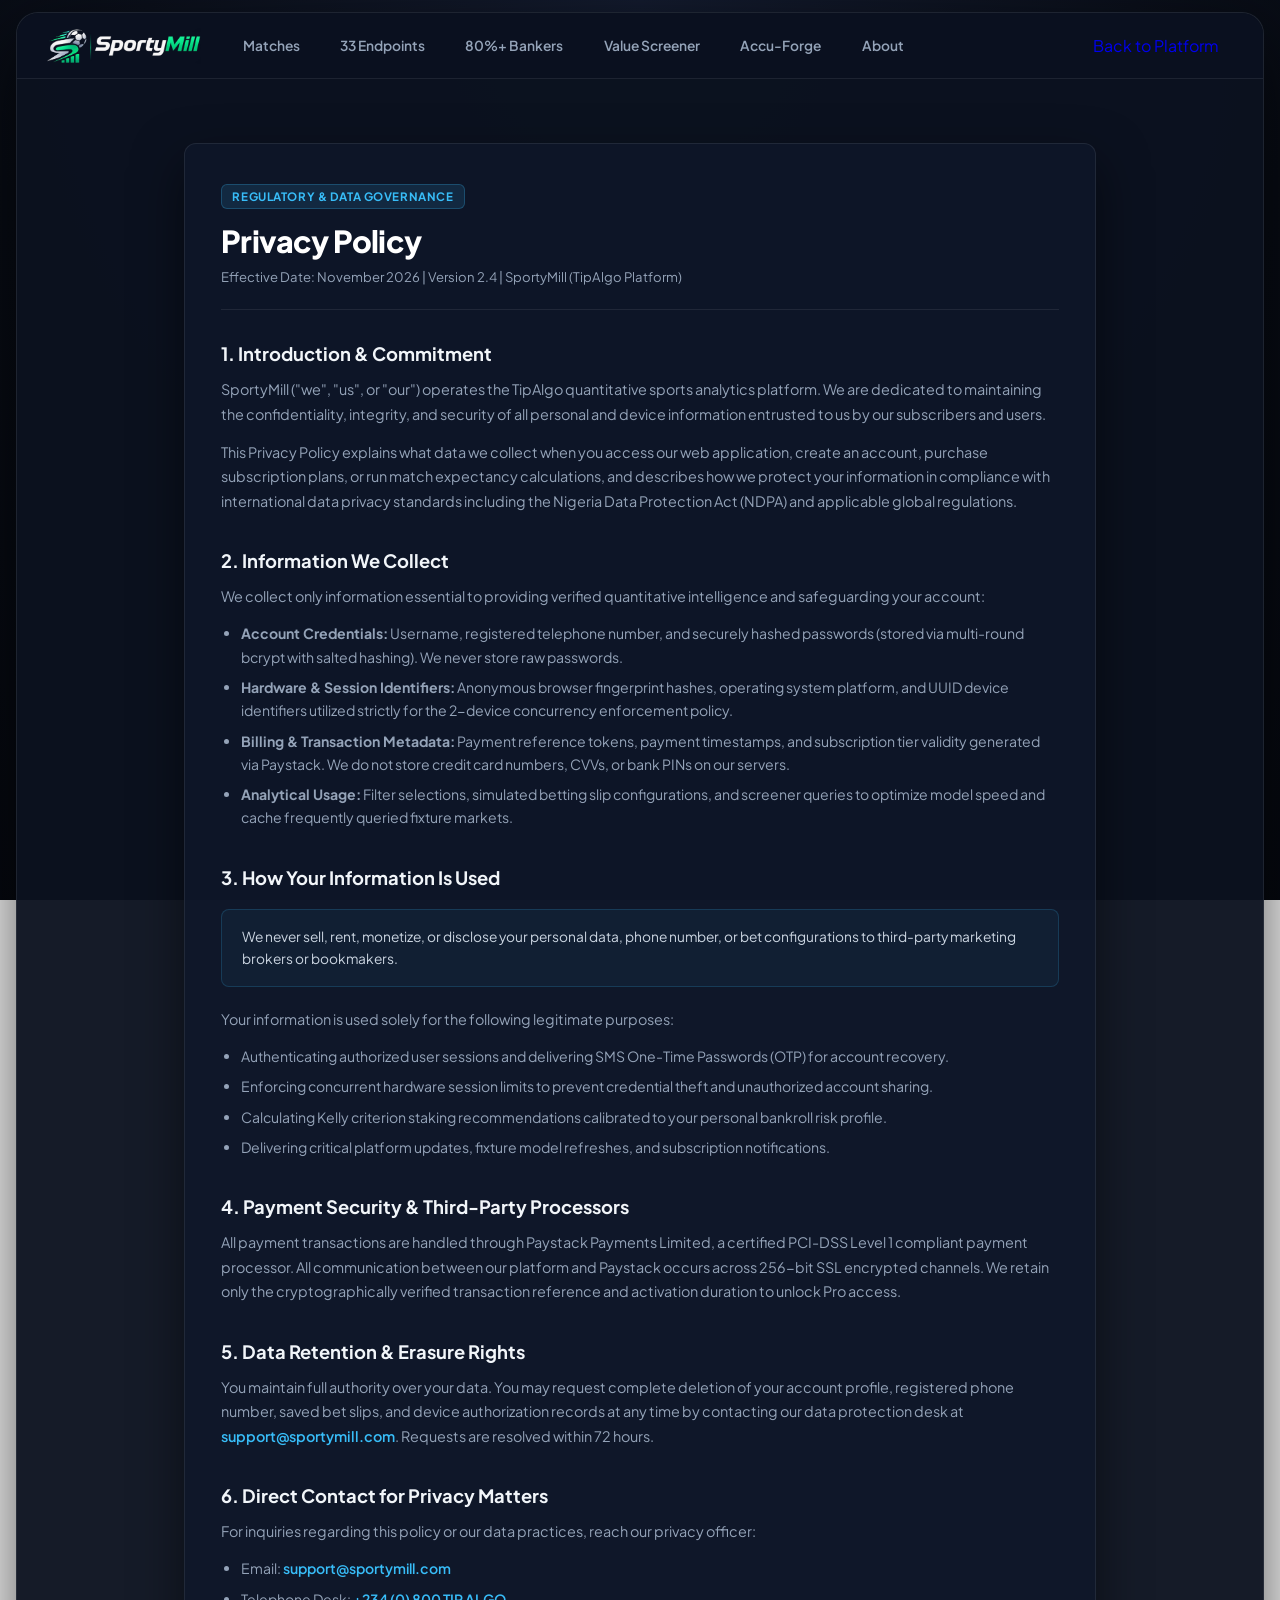
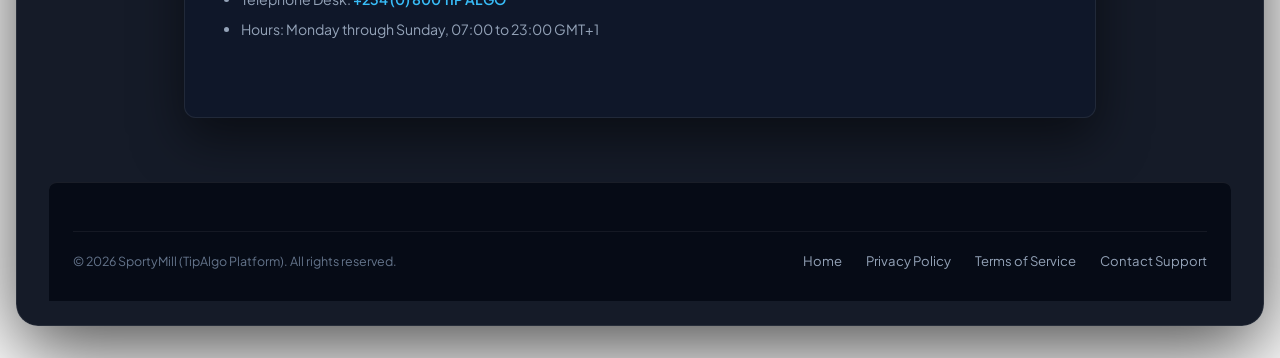
<file: static/privacy.html>
<!DOCTYPE html>
<html lang="en">
<head>
  <meta charset="UTF-8">
  <meta name="viewport" content="width=device-width, initial-scale=1.0">
  <title>Privacy Policy | SportyMill Quantitative Sports Intelligence</title>
  <meta name="description" content="SportyMill Privacy Policy: How we collect, safeguard, and process your analytical account data, hardware authorization hashes, and transaction records.">
  <meta name="robots" content="index, follow">
  
  <!-- Favicon Suite -->
  <link rel="icon" type="image/svg+xml" href="/static/favicon.svg">
  <link rel="alternate icon" type="image/png" sizes="32x32" href="/static/favicon-32x32.png">
  <link rel="alternate icon" type="image/png" sizes="16x16" href="/static/favicon-16x16.png">
  <link rel="apple-touch-icon" sizes="180x180" href="/static/apple-touch-icon.png">
  <link rel="shortcut icon" href="/static/favicon.ico">
  <meta name="theme-color" content="#080e1a">
  
  <!-- Fonts -->
  <link rel="preconnect" href="https://fonts.googleapis.com">
  <link rel="preconnect" href="https://fonts.gstatic.com" crossorigin>
  <link href="https://fonts.googleapis.com/css2?family=Plus+Jakarta+Sans:wght@400;500;600;700&family=JetBrains+Mono:wght@400;500&display=swap" rel="stylesheet">
  <link rel="stylesheet" href="/static/style.css?v=85">
  <style>
    .legal-container {
      max-width: 960px;
      margin: 2.5rem auto 4rem auto;
      padding: 0 1.5rem;
    }
    .legal-card {
      background: rgba(15, 23, 42, 0.85);
      border: 1px solid rgba(255, 255, 255, 0.08);
      border-radius: 12px;
      padding: 2.5rem 2.25rem;
      box-shadow: 0 20px 50px rgba(0, 0, 0, 0.5);
    }
    .legal-header {
      border-bottom: 1px solid rgba(255, 255, 255, 0.08);
      padding-bottom: 1.5rem;
      margin-bottom: 2rem;
    }
    .legal-badge {
      display: inline-block;
      font-size: 0.72rem;
      font-weight: 700;
      color: #38bdf8;
      background: rgba(56, 189, 248, 0.12);
      border: 1px solid rgba(56, 189, 248, 0.25);
      padding: 0.25rem 0.65rem;
      border-radius: 6px;
      text-transform: uppercase;
      letter-spacing: 0.05em;
      margin-bottom: 0.75rem;
    }
    .legal-title {
      color: #ffffff;
      font-size: 1.9rem;
      font-weight: 800;
      letter-spacing: -0.02em;
      margin: 0 0 0.5rem 0;
    }
    .legal-meta {
      color: #94a3b8;
      font-size: 0.82rem;
    }
    .legal-section {
      margin-bottom: 2.25rem;
    }
    .legal-section-title {
      color: #f1f5f9;
      font-size: 1.15rem;
      font-weight: 700;
      margin: 0 0 0.75rem 0;
      display: flex;
      align-items: center;
      gap: 0.5rem;
    }
    .legal-text {
      color: #94a3b8;
      font-size: 0.9rem;
      line-height: 1.7;
      margin-bottom: 0.85rem;
    }
    .legal-list {
      color: #94a3b8;
      font-size: 0.88rem;
      line-height: 1.65;
      padding-left: 1.25rem;
      margin-bottom: 1rem;
    }
    .legal-list li {
      margin-bottom: 0.45rem;
    }
    .legal-highlight-box {
      background: rgba(56, 189, 248, 0.05);
      border: 1px solid rgba(56, 189, 248, 0.18);
      border-radius: 8px;
      padding: 1rem 1.25rem;
      margin: 1.25rem 0;
      color: #cbd5e1;
      font-size: 0.86rem;
      line-height: 1.6;
    }
  </style>
</head>
<body class="light-platform">
  <div class="app-wrapper">

    <!-- Top Navigation Bar -->
    <header class="top-navbar" id="siteTopNavbar">
      <div class="nav-left-brand">
        <a href="/" class="platform-logo" title="SportyMill | Quantitative Sports Intelligence">
          <img src="/static/img/sportymill_logo_transparent.webp" alt="SportyMill" class="brand-logo-img" width="168" height="40">
        </a>
      </div>

      <nav class="nav-center-menu">
        <a href="/" class="top-nav-item">Matches</a>
        <a href="/#view-grand" class="top-nav-item">33 Endpoints</a>
        <a href="/#view-bankers" class="top-nav-item">80%+ Bankers</a>
        <a href="/#view-screener" class="top-nav-item">Value Screener</a>
        <a href="/#view-accumulator" class="top-nav-item">Accu-Forge</a>
        <a href="/#view-about" class="top-nav-item">About</a>
      </nav>

      <div class="nav-right-actions">
        <a href="/" class="btn-login-modal" style="text-decoration:none; display:inline-flex; align-items:center; border-radius:8px; padding:0.45rem 1rem;">Back to Platform</a>
      </div>
    </header>

    <main class="content-area">
      <div class="legal-container">
        <div class="legal-card">
          <div class="legal-header">
            <span class="legal-badge">Regulatory &amp; Data Governance</span>
            <h1 class="legal-title">Privacy Policy</h1>
            <div class="legal-meta">Effective Date: November 2026 | Version 2.4 | SportyMill (TipAlgo Platform)</div>
          </div>

          <div class="legal-section">
            <h2 class="legal-section-title">1. Introduction &amp; Commitment</h2>
            <p class="legal-text">
              SportyMill ("we", "us", or "our") operates the TipAlgo quantitative sports analytics platform. We are dedicated to maintaining the confidentiality, integrity, and security of all personal and device information entrusted to us by our subscribers and users.
            </p>
            <p class="legal-text">
              This Privacy Policy explains what data we collect when you access our web application, create an account, purchase subscription plans, or run match expectancy calculations, and describes how we protect your information in compliance with international data privacy standards including the Nigeria Data Protection Act (NDPA) and applicable global regulations.
            </p>
          </div>

          <div class="legal-section">
            <h2 class="legal-section-title">2. Information We Collect</h2>
            <p class="legal-text">We collect only information essential to providing verified quantitative intelligence and safeguarding your account:</p>
            <ul class="legal-list">
              <li><strong>Account Credentials:</strong> Username, registered telephone number, and securely hashed passwords (stored via multi-round bcrypt with salted hashing). We never store raw passwords.</li>
              <li><strong>Hardware &amp; Session Identifiers:</strong> Anonymous browser fingerprint hashes, operating system platform, and UUID device identifiers utilized strictly for the 2-device concurrency enforcement policy.</li>
              <li><strong>Billing &amp; Transaction Metadata:</strong> Payment reference tokens, payment timestamps, and subscription tier validity generated via Paystack. We do not store credit card numbers, CVVs, or bank PINs on our servers.</li>
              <li><strong>Analytical Usage:</strong> Filter selections, simulated betting slip configurations, and screener queries to optimize model speed and cache frequently queried fixture markets.</li>
            </ul>
          </div>

          <div class="legal-section">
            <h2 class="legal-section-title">3. How Your Information Is Used</h2>
            <div class="legal-highlight-box">
              We never sell, rent, monetize, or disclose your personal data, phone number, or bet configurations to third-party marketing brokers or bookmakers.
            </div>
            <p class="legal-text">Your information is used solely for the following legitimate purposes:</p>
            <ul class="legal-list">
              <li>Authenticating authorized user sessions and delivering SMS One-Time Passwords (OTP) for account recovery.</li>
              <li>Enforcing concurrent hardware session limits to prevent credential theft and unauthorized account sharing.</li>
              <li>Calculating Kelly criterion staking recommendations calibrated to your personal bankroll risk profile.</li>
              <li>Delivering critical platform updates, fixture model refreshes, and subscription notifications.</li>
            </ul>
          </div>

          <div class="legal-section">
            <h2 class="legal-section-title">4. Payment Security &amp; Third-Party Processors</h2>
            <p class="legal-text">
              All payment transactions are handled through Paystack Payments Limited, a certified PCI-DSS Level 1 compliant payment processor. All communication between our platform and Paystack occurs across 256-bit SSL encrypted channels. We retain only the cryptographically verified transaction reference and activation duration to unlock Pro access.
            </p>
          </div>

          <div class="legal-section">
            <h2 class="legal-section-title">5. Data Retention &amp; Erasure Rights</h2>
            <p class="legal-text">
              You maintain full authority over your data. You may request complete deletion of your account profile, registered phone number, saved bet slips, and device authorization records at any time by contacting our data protection desk at <a href="mailto:support@sportymill.com" class="footer-contact-link">support@sportymill.com</a>. Requests are resolved within 72 hours.
            </p>
          </div>

          <div class="legal-section">
            <h2 class="legal-section-title">6. Direct Contact for Privacy Matters</h2>
            <p class="legal-text">
              For inquiries regarding this policy or our data practices, reach our privacy officer:
            </p>
            <ul class="legal-list">
              <li>Email: <a href="mailto:support@sportymill.com" class="footer-contact-link">support@sportymill.com</a></li>
              <li>Telephone Desk: <a href="tel:+2348008472546" class="footer-contact-link">+234 (0) 800 TIP ALGO</a></li>
              <li>Hours: Monday through Sunday, 07:00 to 23:00 GMT+1</li>
            </ul>
          </div>
        </div>
      </div>

      <!-- Footer -->
      <footer class="site-footer">
        <div class="footer-inner">
          <div class="footer-bottom-row">
            <div>&copy; 2026 SportyMill (TipAlgo Platform). All rights reserved.</div>
            <div class="footer-bottom-links">
              <a href="/" class="footer-link">Home</a>
              <a href="/privacy" class="footer-link">Privacy Policy</a>
              <a href="/terms" class="footer-link">Terms of Service</a>
              <a href="mailto:support@sportymill.com" class="footer-link">Contact Support</a>
            </div>
          </div>
        </div>
      </footer>
    </main>
  </div>
</body>
</html>
</file>
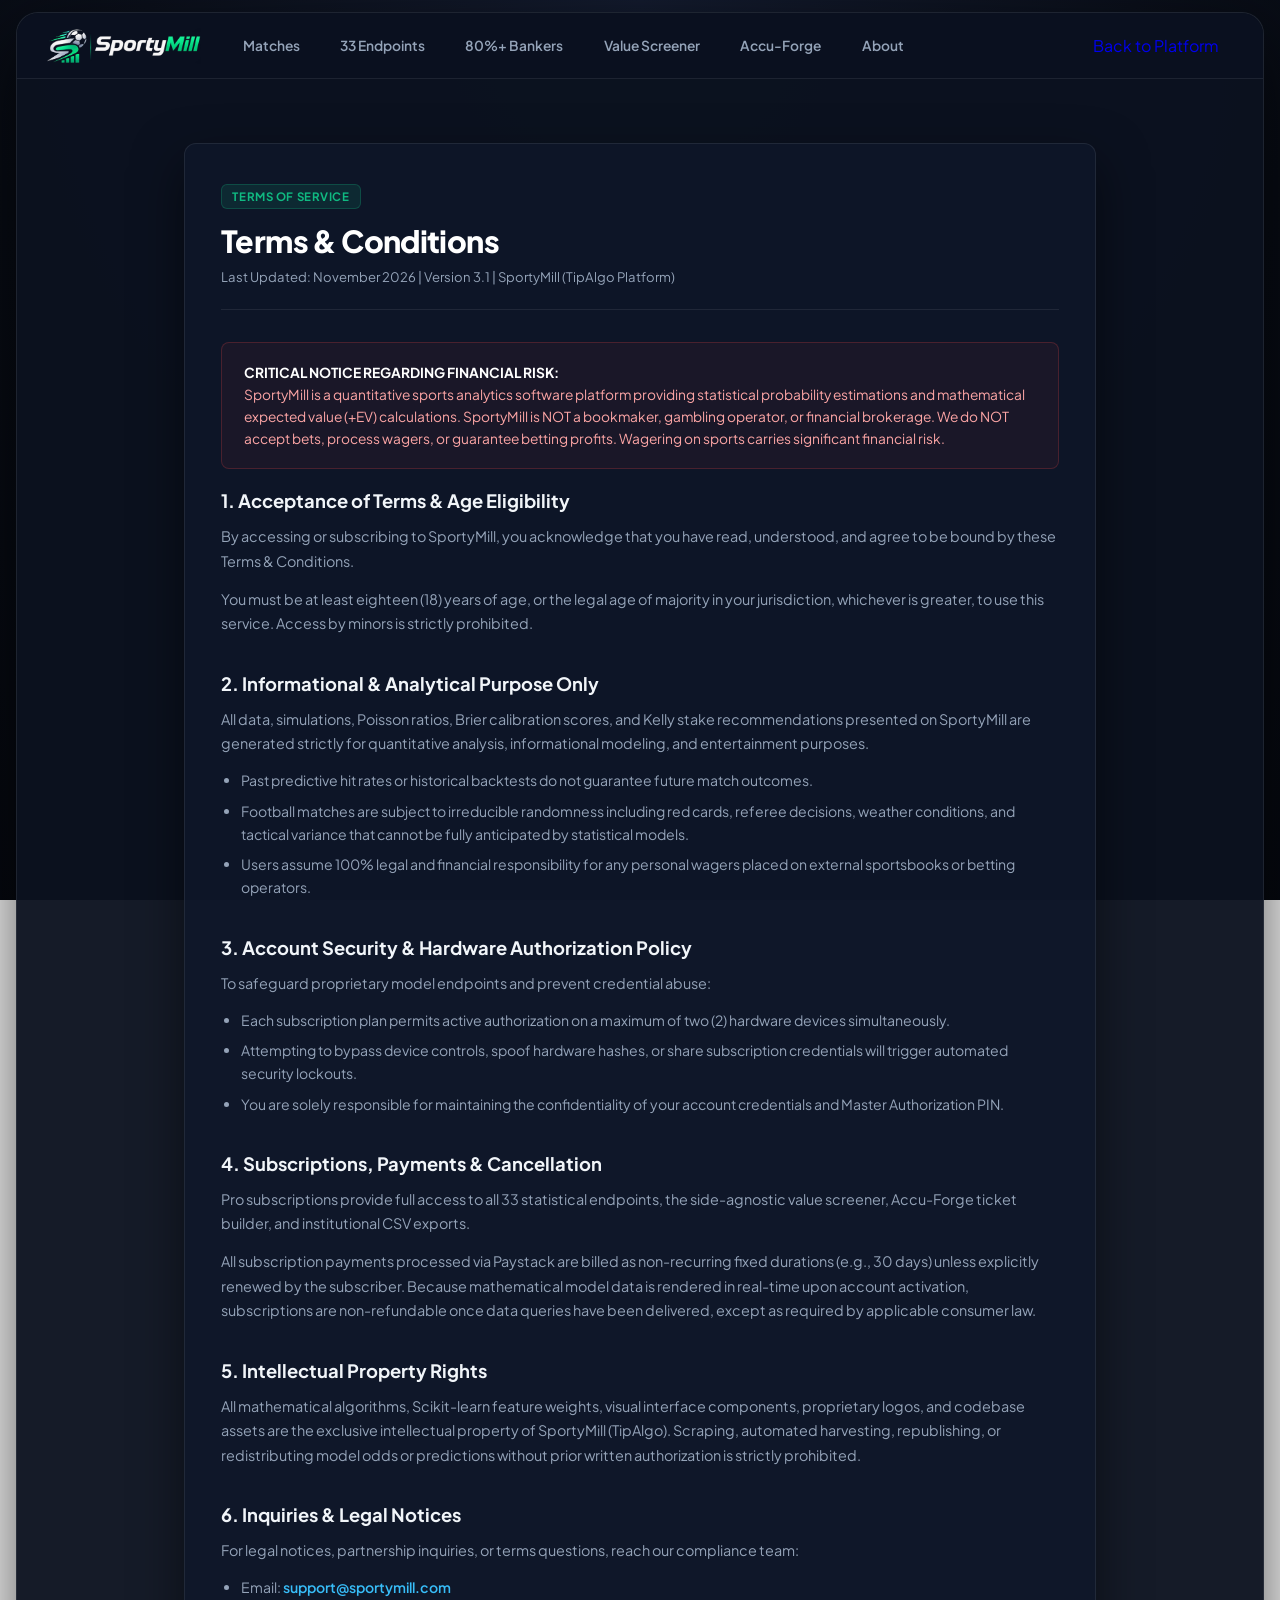
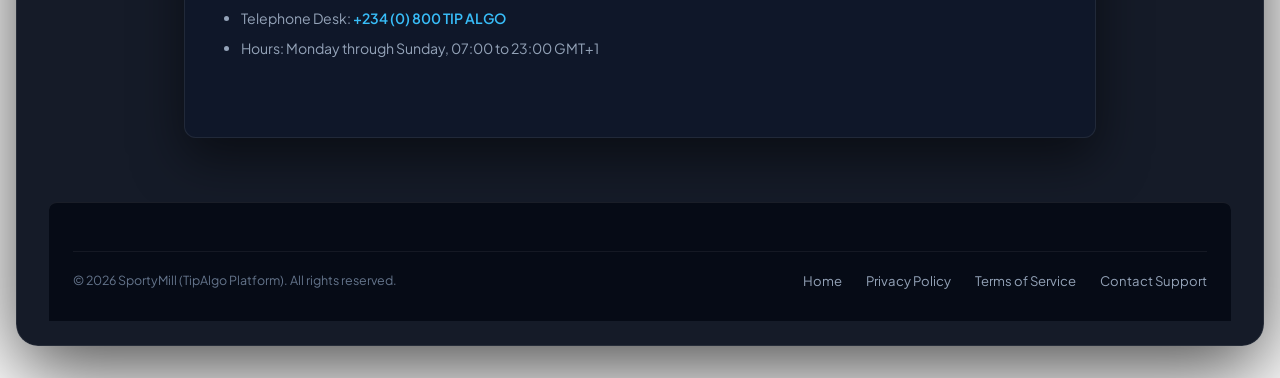
<file: static/terms.html>
<!DOCTYPE html>
<html lang="en">
<head>
  <meta charset="UTF-8">
  <meta name="viewport" content="width=device-width, initial-scale=1.0">
  <title>Terms and Conditions | SportyMill Quantitative Sports Intelligence</title>
  <meta name="description" content="SportyMill Terms and Conditions: User agreement, quantitative methodology disclaimer, 18+ age restriction, hardware authorization, and responsible wagering guidelines.">
  <meta name="robots" content="index, follow">
  
  <!-- Favicon Suite -->
  <link rel="icon" type="image/svg+xml" href="/static/favicon.svg">
  <link rel="alternate icon" type="image/png" sizes="32x32" href="/static/favicon-32x32.png">
  <link rel="alternate icon" type="image/png" sizes="16x16" href="/static/favicon-16x16.png">
  <link rel="apple-touch-icon" sizes="180x180" href="/static/apple-touch-icon.png">
  <link rel="shortcut icon" href="/static/favicon.ico">
  <meta name="theme-color" content="#080e1a">
  
  <!-- Fonts -->
  <link rel="preconnect" href="https://fonts.googleapis.com">
  <link rel="preconnect" href="https://fonts.gstatic.com" crossorigin>
  <link href="https://fonts.googleapis.com/css2?family=Plus+Jakarta+Sans:wght@400;500;600;700&family=JetBrains+Mono:wght@400;500&display=swap" rel="stylesheet">
  <link rel="stylesheet" href="/static/style.css?v=85">
  <style>
    .legal-container {
      max-width: 960px;
      margin: 2.5rem auto 4rem auto;
      padding: 0 1.5rem;
    }
    .legal-card {
      background: rgba(15, 23, 42, 0.85);
      border: 1px solid rgba(255, 255, 255, 0.08);
      border-radius: 12px;
      padding: 2.5rem 2.25rem;
      box-shadow: 0 20px 50px rgba(0, 0, 0, 0.5);
    }
    .legal-header {
      border-bottom: 1px solid rgba(255, 255, 255, 0.08);
      padding-bottom: 1.5rem;
      margin-bottom: 2rem;
    }
    .legal-badge {
      display: inline-block;
      font-size: 0.72rem;
      font-weight: 700;
      color: #10b981;
      background: rgba(16, 185, 129, 0.12);
      border: 1px solid rgba(16, 185, 129, 0.25);
      padding: 0.25rem 0.65rem;
      border-radius: 6px;
      text-transform: uppercase;
      letter-spacing: 0.05em;
      margin-bottom: 0.75rem;
    }
    .legal-title {
      color: #ffffff;
      font-size: 1.9rem;
      font-weight: 800;
      letter-spacing: -0.02em;
      margin: 0 0 0.5rem 0;
    }
    .legal-meta {
      color: #94a3b8;
      font-size: 0.82rem;
    }
    .legal-section {
      margin-bottom: 2.25rem;
    }
    .legal-section-title {
      color: #f1f5f9;
      font-size: 1.15rem;
      font-weight: 700;
      margin: 0 0 0.75rem 0;
      display: flex;
      align-items: center;
      gap: 0.5rem;
    }
    .legal-text {
      color: #94a3b8;
      font-size: 0.9rem;
      line-height: 1.7;
      margin-bottom: 0.85rem;
    }
    .legal-list {
      color: #94a3b8;
      font-size: 0.88rem;
      line-height: 1.65;
      padding-left: 1.25rem;
      margin-bottom: 1rem;
    }
    .legal-list li {
      margin-bottom: 0.45rem;
    }
    .legal-warning-box {
      background: rgba(239, 68, 68, 0.06);
      border: 1px solid rgba(239, 68, 68, 0.22);
      border-radius: 8px;
      padding: 1.15rem 1.35rem;
      margin: 1.25rem 0;
      color: #fca5a5;
      font-size: 0.86rem;
      line-height: 1.6;
    }
    .legal-warning-box strong {
      color: #ffffff;
    }
  </style>
</head>
<body class="light-platform">
  <div class="app-wrapper">

    <!-- Top Navigation Bar -->
    <header class="top-navbar" id="siteTopNavbar">
      <div class="nav-left-brand">
        <a href="/" class="platform-logo" title="SportyMill | Quantitative Sports Intelligence">
          <img src="/static/img/sportymill_logo_transparent.webp" alt="SportyMill" class="brand-logo-img" width="168" height="40">
        </a>
      </div>

      <nav class="nav-center-menu">
        <a href="/" class="top-nav-item">Matches</a>
        <a href="/#view-grand" class="top-nav-item">33 Endpoints</a>
        <a href="/#view-bankers" class="top-nav-item">80%+ Bankers</a>
        <a href="/#view-screener" class="top-nav-item">Value Screener</a>
        <a href="/#view-accumulator" class="top-nav-item">Accu-Forge</a>
        <a href="/#view-about" class="top-nav-item">About</a>
      </nav>

      <div class="nav-right-actions">
        <a href="/" class="btn-login-modal" style="text-decoration:none; display:inline-flex; align-items:center; border-radius:8px; padding:0.45rem 1rem;">Back to Platform</a>
      </div>
    </header>

    <main class="content-area">
      <div class="legal-container">
        <div class="legal-card">
          <div class="legal-header">
            <span class="legal-badge">Terms of Service</span>
            <h1 class="legal-title">Terms &amp; Conditions</h1>
            <div class="legal-meta">Last Updated: November 2026 | Version 3.1 | SportyMill (TipAlgo Platform)</div>
          </div>

          <div class="legal-warning-box">
            <strong>CRITICAL NOTICE REGARDING FINANCIAL RISK:</strong><br>
            SportyMill is a quantitative sports analytics software platform providing statistical probability estimations and mathematical expected value (+EV) calculations. SportyMill is NOT a bookmaker, gambling operator, or financial brokerage. We do NOT accept bets, process wagers, or guarantee betting profits. Wagering on sports carries significant financial risk.
          </div>

          <div class="legal-section">
            <h2 class="legal-section-title">1. Acceptance of Terms &amp; Age Eligibility</h2>
            <p class="legal-text">
              By accessing or subscribing to SportyMill, you acknowledge that you have read, understood, and agree to be bound by these Terms &amp; Conditions.
            </p>
            <p class="legal-text">
              You must be at least eighteen (18) years of age, or the legal age of majority in your jurisdiction, whichever is greater, to use this service. Access by minors is strictly prohibited.
            </p>
          </div>

          <div class="legal-section">
            <h2 class="legal-section-title">2. Informational &amp; Analytical Purpose Only</h2>
            <p class="legal-text">
              All data, simulations, Poisson ratios, Brier calibration scores, and Kelly stake recommendations presented on SportyMill are generated strictly for quantitative analysis, informational modeling, and entertainment purposes.
            </p>
            <ul class="legal-list">
              <li>Past predictive hit rates or historical backtests do not guarantee future match outcomes.</li>
              <li>Football matches are subject to irreducible randomness including red cards, referee decisions, weather conditions, and tactical variance that cannot be fully anticipated by statistical models.</li>
              <li>Users assume 100% legal and financial responsibility for any personal wagers placed on external sportsbooks or betting operators.</li>
            </ul>
          </div>

          <div class="legal-section">
            <h2 class="legal-section-title">3. Account Security &amp; Hardware Authorization Policy</h2>
            <p class="legal-text">
              To safeguard proprietary model endpoints and prevent credential abuse:
            </p>
            <ul class="legal-list">
              <li>Each subscription plan permits active authorization on a maximum of two (2) hardware devices simultaneously.</li>
              <li>Attempting to bypass device controls, spoof hardware hashes, or share subscription credentials will trigger automated security lockouts.</li>
              <li>You are solely responsible for maintaining the confidentiality of your account credentials and Master Authorization PIN.</li>
            </ul>
          </div>

          <div class="legal-section">
            <h2 class="legal-section-title">4. Subscriptions, Payments &amp; Cancellation</h2>
            <p class="legal-text">
              Pro subscriptions provide full access to all 33 statistical endpoints, the side-agnostic value screener, Accu-Forge ticket builder, and institutional CSV exports.
            </p>
            <p class="legal-text">
              All subscription payments processed via Paystack are billed as non-recurring fixed durations (e.g., 30 days) unless explicitly renewed by the subscriber. Because mathematical model data is rendered in real-time upon account activation, subscriptions are non-refundable once data queries have been delivered, except as required by applicable consumer law.
            </p>
          </div>

          <div class="legal-section">
            <h2 class="legal-section-title">5. Intellectual Property Rights</h2>
            <p class="legal-text">
              All mathematical algorithms, Scikit-learn feature weights, visual interface components, proprietary logos, and codebase assets are the exclusive intellectual property of SportyMill (TipAlgo). Scraping, automated harvesting, republishing, or redistributing model odds or predictions without prior written authorization is strictly prohibited.
            </p>
          </div>

          <div class="legal-section">
            <h2 class="legal-section-title">6. Inquiries &amp; Legal Notices</h2>
            <p class="legal-text">
              For legal notices, partnership inquiries, or terms questions, reach our compliance team:
            </p>
            <ul class="legal-list">
              <li>Email: <a href="mailto:support@sportymill.com" class="footer-contact-link">support@sportymill.com</a></li>
              <li>Telephone Desk: <a href="tel:+2348008472546" class="footer-contact-link">+234 (0) 800 TIP ALGO</a></li>
              <li>Hours: Monday through Sunday, 07:00 to 23:00 GMT+1</li>
            </ul>
          </div>
        </div>
      </div>

      <!-- Footer -->
      <footer class="site-footer">
        <div class="footer-inner">
          <div class="footer-bottom-row">
            <div>&copy; 2026 SportyMill (TipAlgo Platform). All rights reserved.</div>
            <div class="footer-bottom-links">
              <a href="/" class="footer-link">Home</a>
              <a href="/privacy" class="footer-link">Privacy Policy</a>
              <a href="/terms" class="footer-link">Terms of Service</a>
              <a href="mailto:support@sportymill.com" class="footer-link">Contact Support</a>
            </div>
          </div>
        </div>
      </footer>
    </main>
  </div>
</body>
</html>
</file>
